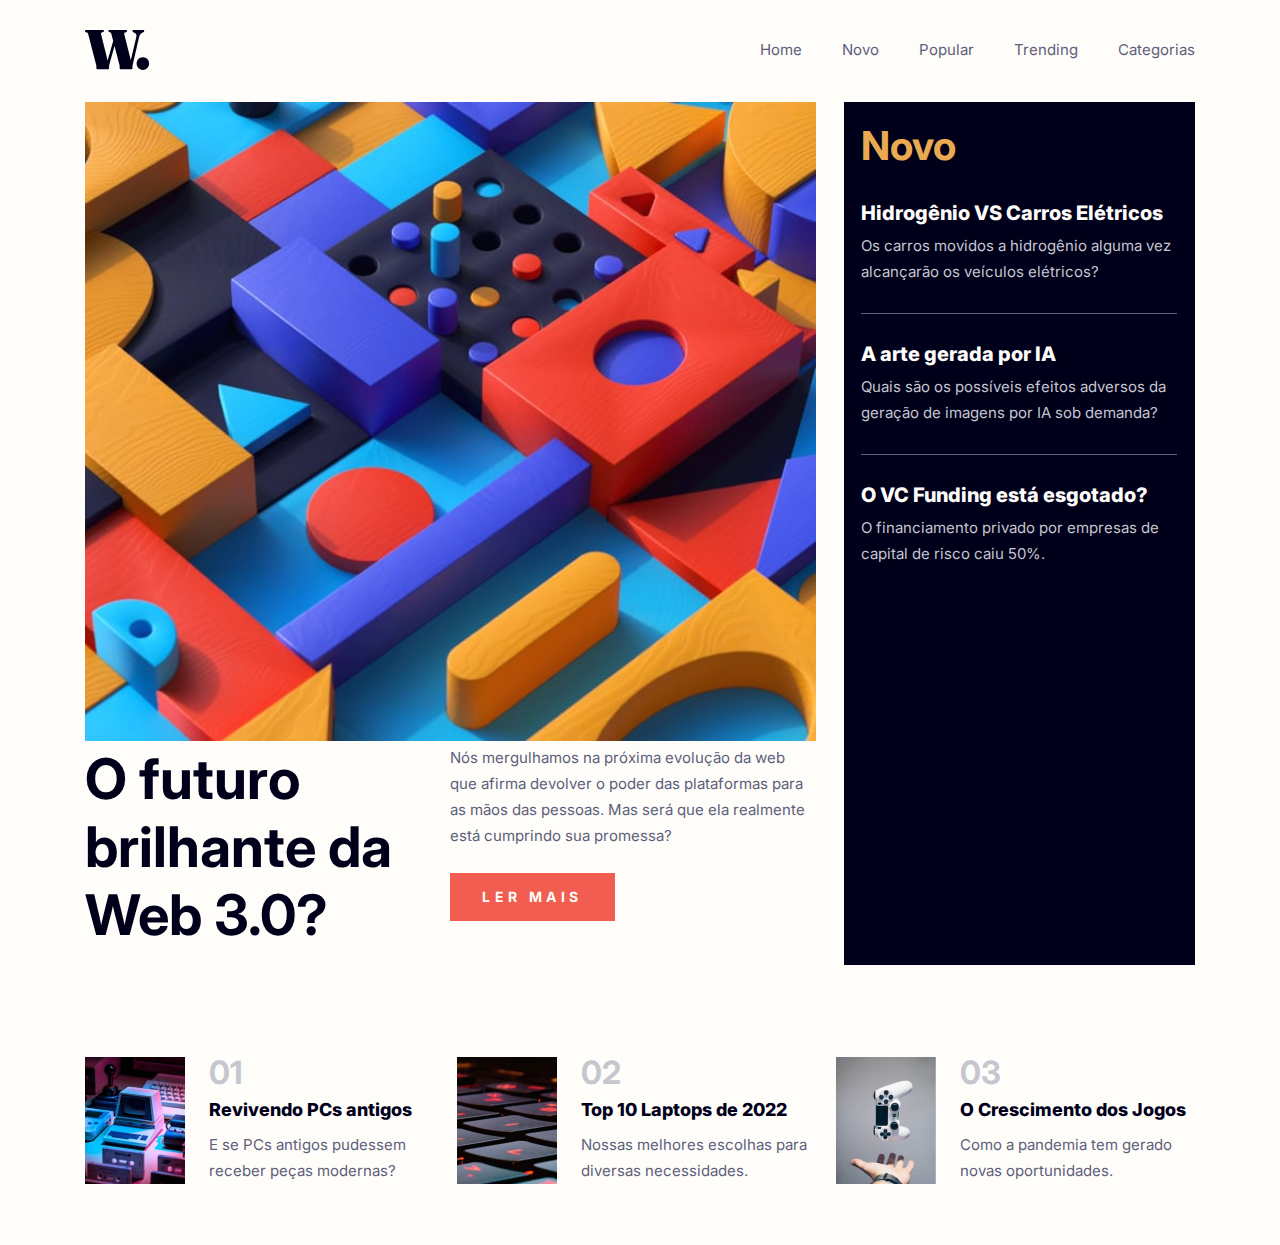
<file: index.html>
<!DOCTYPE html>
<html lang="en">
<head>
    <meta charset="UTF-8">
    <meta name="viewport" content="width=, initial-scale=1.0">
    <link rel="preconnect" href="https://fonts.googleapis.com">
    <link rel="preconnect" href="https://fonts.gstatic.com" crossorigin>
    <link href="https://fonts.googleapis.com/css2?family=Inter:wght@100..900&display=swap" rel="stylesheet">
   
    <link rel="stylesheet" href="style.css">
    <script src="./script.js" defer></script>
    <title>W. Notícias</title>
</head>
<body>
    <header>
        <img src="./assets/images/logo.svg" alt="Logo do site de notícias W.">

        <button>
            <img src="./assets/images/icon-menu.svg" alt="menu hamburguer">
        </button>

        <nav class="mobile">
            <button>
                <img src="./assets/images/icon-menu-close.svg" alt="icone de X para fechar o menu">
            </button>

            <a href="#">Home</a>
            <a href="#">Novo</a>
            <a href="#">Popular</a>
            <a href="#">Trending</a>
            <a href="#">Categorias</a>
        </nav>

        <nav class="desktop">
            
            <a href="#">Home</a>
            <a href="#">Novo</a>
            <a href="#">Popular</a>
            <a href="#">Trending</a>
            <a href="#">Categorias</a>
        </nav>
    </header>

    <main>
        <section class="primeira-secao">
            <picture>
                <source media="(min-width: 700px)" srcset="./assets/images/image-web-3-mobile.jpg">
                <img src="./assets/images/image-web-3-mobile.jpg" alt="Icone do puzzçe colorido">
            </picture>

            <h1>O futuro brilhante da Web 3.0?</h1>
          <div>
            <p>Nós mergulhamos na próxima evolução da web que afirma devolver o poder das plataformas para as mãos das pessoas. Mas será que ela realmente está cumprindo sua promessa?</p>
            <button>Ler Mais</button>
          </div>
        </section>

        <section class="segunda-secao">
            <h2>Novo</h2>
            <div class="margin-border-padding">
                <h3>Hidrogênio VS Carros Elétricos</h3>
                <p>Os carros movidos a hidrogênio alguma vez alcançarão os veículos elétricos?</p>
            </div>
            <div class="margin-border-padding">
                <h3>A arte gerada por IA</h3>
                <p>Quais são os possíveis efeitos adversos da geração de imagens por IA sob demanda?</p>
            </div>
            <div>
                <h3>O VC Funding está esgotado?</h3>
                <p>O financiamento privado por empresas de capital de risco caiu 50%.</p>
            </div>
        </section>

        <section class="terceira-secao">
            <div>
                <img src="./assets/images/image-retro-pcs.jpg" alt="Imagem de computadores antigos">

                <div>
                    <strong>01</strong>
                    <a href="#">
                        <h2>Revivendo PCs antigos</h2>
                    </a>
                    <p>E se PCs antigos pudessem receber peças modernas?</p>
                </div>
            </div>

            <div>
                <img src="./assets/images/image-top-laptops.jpg" alt="Imagem de laptops">
                <div>
                    <strong>02</strong>
                    <a href="#">
                        <h2>Top 10 Laptops de 2022</h2>
                    </a>
                    <p>Nossas melhores escolhas para diversas necessidades.</p>
                </div>
            </div>
            <div>
                <img src="./assets/images/image-gaming-growth.jpg" alt="Imagem de um controle de vídeo game">
                <div>
                    <strong>03</strong>
                    <a href="#">
                        <h2>O Crescimento dos Jogos</h2>
                    </a>
                    <p>Como a pandemia tem gerado novas oportunidades.</p>
                </div>
            </div> 
        </section>
    </main>
</body>
</html>
</file>
<file: style.css>
*{
    margin: 0;
    padding: 0;
    box-sizing: border-box;
    font-family: "Inter", sans-serif;
}

:root{
    --almost-white: #FFFDFA;
    --dark-blue: #00001A;
    --gunmetal: #5E607A;
    --vermillion: #F15D51;
    --yellow: #E9AA52;
    --silver: #C5C6CE; 
}

body{
    background-color: var(--almost-white);
    padding: 1.85rem 1rem;
}

body.escurecer::before{
    content: "";
    position: fixed;
    height: 100vh;
    width: 100%;
    background-color: rgb(0, 0, 26, 0.5);
    top: 0;
    left: 0;
}

header{
    display: flex;
    justify-content: space-between;
    align-items: center;
    margin-bottom: 2rem;

    max-width: 1110px;
    margin-inline:auto;
}

header button{
    border: none;
    background: none;
    width: fit-content;
}

header nav.mobile{
    position: fixed;
    background-color: var(--almost-white);
    right: -16rem;
    top: 0;
    height: 100vh;
    width: 16rem;
    z-index: 999;

    display: flex;
    flex-direction: column;
    padding: 1.5rem;
    gap: 1.5rem;

    transition: 0.7s;
}

header nav.mobile.abrir{
    right: 0;
}

header nav button{
    margin-left: auto;
    margin-bottom: 5.5rem;
}

header .mobile a{
    text-decoration: none;
    color: var(--dark-blue);
    font-size: 1.125rem;
    line-height: 1.5rem;
}

header .desktop{
    display: none;
}

main{
    max-width: 1110px;
    margin-inline:auto;
}

.primeira-secao{
    margin-bottom: 4rem;
}

.primeira-secao img{
    width: 100%;
    margin-bottom: 1.5rem;
}

.primeira-secao h1{
    color: var(--dark-blue);
    font-size: 2.5rem;
    list-style: 100%;
    margin-bottom: 1rem;
}

.primeira-secao p {
    color: var(--gunmetal);
    font-size: 0.9375rem;
    line-height: 1.625rem;
    margin-bottom: 1.5rem;
}

.primeira-secao button{
    background-color: var(--vermillion);
    color: var(--almost-white);
    padding: 0.75rem 2rem;
    border: none;
    text-transform: uppercase;
    font-weight: 700;
    font-size: 0.875rem;
    letter-spacing: 0.275rem;
    line-height: 1.5rem;
}

.segunda-secao{
    background-color: var(--dark-blue);
    margin-bottom: 4rem;
    padding: 1.5rem 1.1rem;
}

.margin-border-padding{
    border-bottom: 1px solid var(--gunmetal);
    margin-bottom: 1.75rem;
    padding-bottom: 1.75rem;
}

.segunda-secao h2{
    color: var(--yellow);
    font-size: 2rem;
    line-height: 100%;
    margin-bottom: 2.2rem;
}

.segunda-secao h3{
    color: var(--almost-white);
    font-size: 1.25rem;
    line-height: 1.5rem;
    font-weight: 800;
    margin-bottom: 0.5rem;
}

.segunda-secao p{
    color: var(--silver);
    font-size: 0.9375rem;
    line-height: 1.625rem;
}

.terceira-secao > div{
    display: flex;
    align-items: center;
    gap: 1.5rem;
    margin-bottom: 2rem;
}

.terceira-secao img{
    max-width: 6.25rem;   
}

.terceira-secao strong{
    color: var(--silver);
    font-size: 2rem;
    line-height: 100%;
}

.terceira-secao h2{
    color: var(--dark-blue);
    font-size: 1.125rem;
    font-weight: 800;
    line-height: 1.5rem;
    margin-block: 0.6rem;
}

.terceira-secao a{
    text-decoration: none;
}

.terceira-secao p{
    color: var(--gunmetal);
    font-size: 0.9375rem;
    line-height: 1.625rem;
}

@media(min-width: 1110px){

    header > button{
        display: none;
    }

    header .desktop{
        display: flex;
        gap: 2.5rem;
    }

    header .desktop a{
        font-size: 0.9375rem;
        line-height: 1.625rem;
        text-decoration: none;
        color: var(--gunmetal);
    }
    
    header .desktop a:hover{
        color: var(--vermillion);
    }

    main{
        display: grid;
        grid-template-columns: 1fr 1fr 1fr;
        gap: 1.75rem;
    }

    .primeira-secao{
        grid-column: 1 / 3;

        display: grid;
        grid-template-columns: 1fr 1fr;
    }

    .primeira-secao picture{
        grid-column: 1 / 3;
    }

    .primeira-secao img{
        margin: 0;
    }

    .primeira-secao h1{
        font-size: 3.5rem;
    }

    .primeira-secao button:hover{
        background-color: var(--dark-blue);
        cursor: pointer;
    }

    .segunda-secao h2{
        font-size: 2.5rem;
    }

    .terceira-secao{
        display: flex;
        grid-column: 1 / 4;
    }

    .terceira-secao h2:hover{
        color: var(--vermillion);
    }

}
</file>
